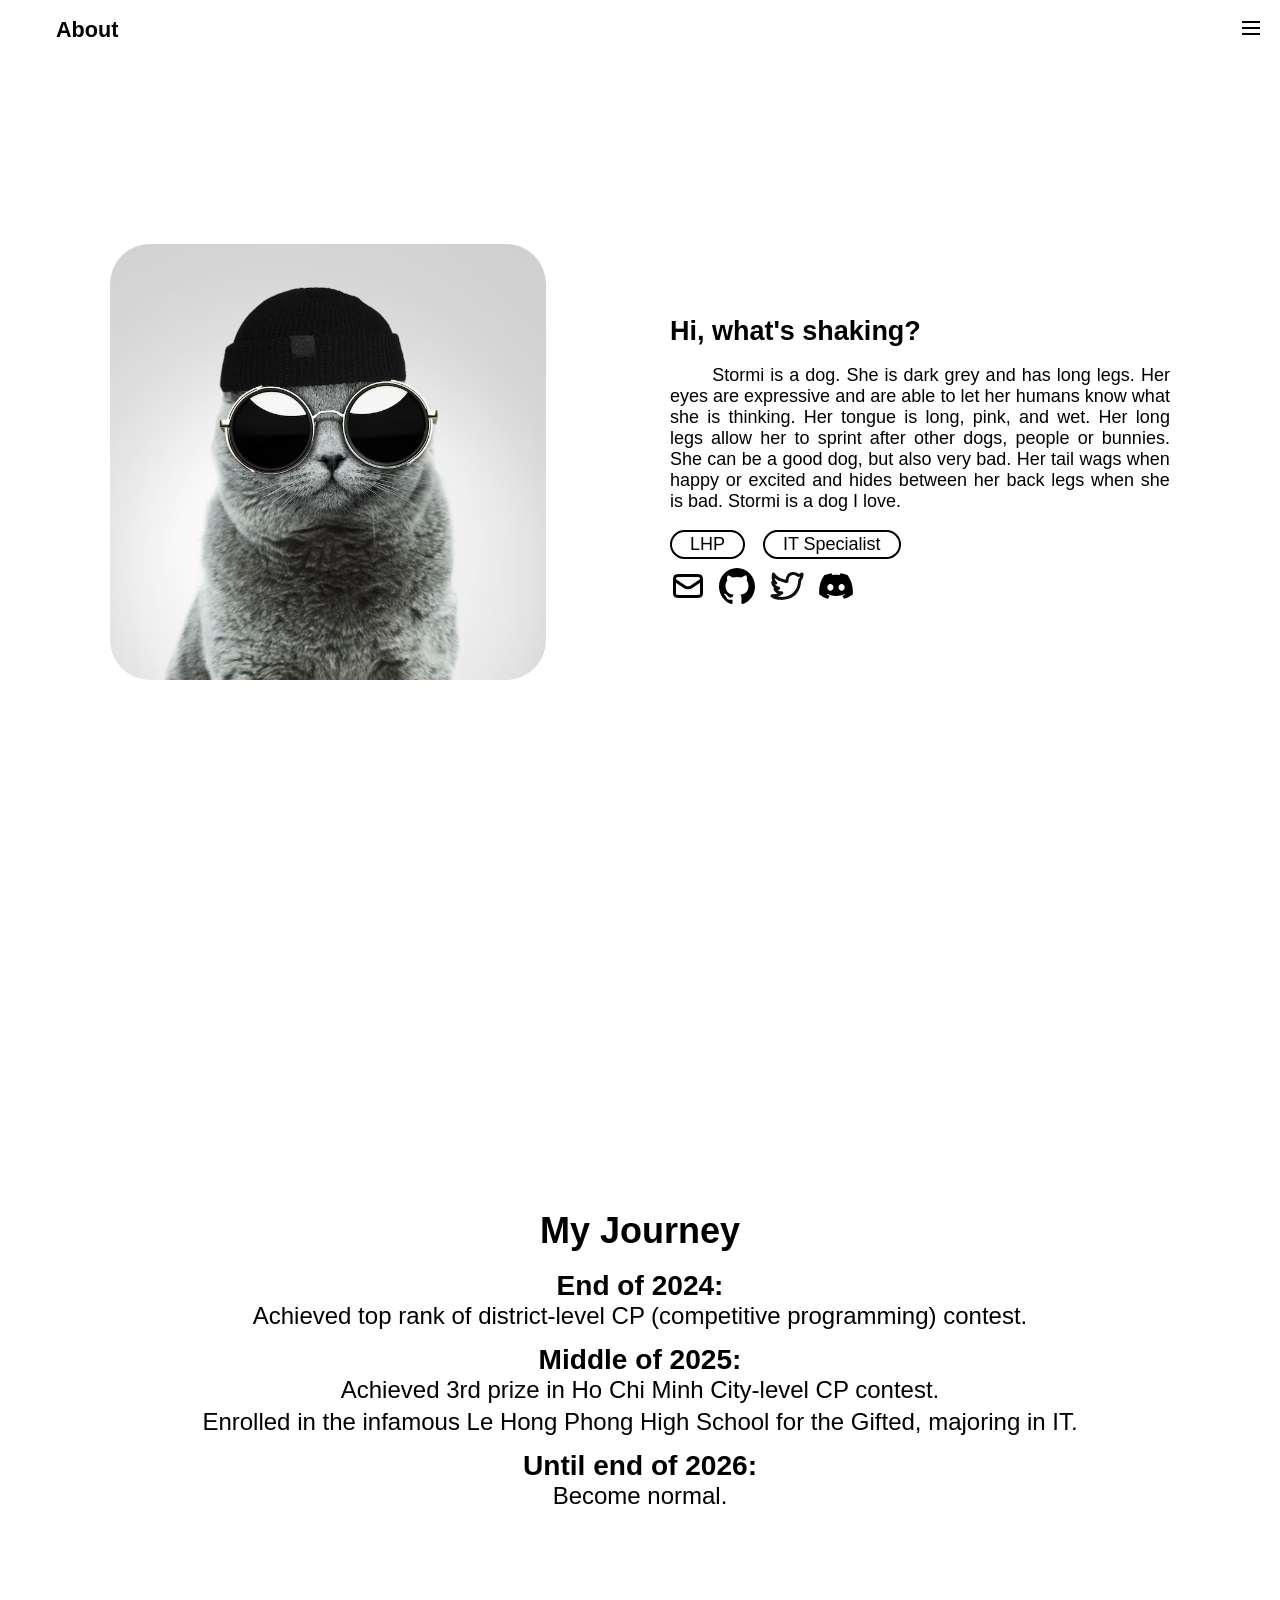
<file: about.html>
<!DOCTYPE html>
<html lang="en">
    <head>
        <title>cttm</title>

        <link rel="stylesheet" href="css/general.css">
        <link rel="stylesheet" href="css/header.css">
        <link rel="stylesheet" href="css/body.css">

        <meta name="viewport" content="width=device-width, initial-scale=1.0">
    </head>

    <body>
        <!-- TODO: Script -->
        <script src="script.js"></script>

        <!-- Navigation bar -->
        <div class="on_top">

            <!-- Top Left -->
            <div class="page_current">
                <p class="page active">About</p>
                <p class="page">Projects</p>

                <div class="page_underline"></div>
            </div>

            <!-- TODO: Top Right-->
            <div class="menu">
                <div class="burger_menu">
                    <div class="bar_1"></div>
                    <div class="bar_2"></div>
                    <div class="bar_3"></div>
                </div>

                <div class="menu_content">
                    <p>About</p>
                    <p>Projects</p>
                </div>
            </div>
        </div>

        <!-- Page Content -->
        <section class="page_about">
            <!-- Profile Picture -->
            <img class="profile_picture" src="assets/icon/profile.jpg" alt="image">

            <!-- Introduce -->
            <div class="introduce">
                <div class="info">
                    <h1 class="greet">Hi, what's shaking?</h1>
                    <p class="content">&nbsp&nbsp&nbsp&nbsp&nbsp&nbsp
                        Stormi is a dog. She is dark grey and has long legs.
                        Her eyes are expressive and are able to let her humans know what she is thinking. 
                        Her tongue is long, pink, and wet. 
                        Her long legs allow her to sprint after other dogs, people or bunnies. 
                        She can be a good dog, but also very bad. 
                        Her tail wags when happy or excited and hides between her back legs when she is bad. 
                        Stormi is a dog I love.</p>
                </div>

                <!--  Tags -->
                <div class="title">
                    <p>LHP</p>
                    <p>IT Specialist</p>
                </div>

                <!-- Contact Link -->
                <div class="link">
                    <!-- Mail -->
                    <div class="image_box">
                        <img class="mail_closed" src="assets/icon/mail-close.svg" alt="mail">
                        <div class="text_to_copy">cattintruongminh@gmail.com</div>
                    </div>

                    <!-- Github -->
                    <a href="https://github.com/CatTin6025" target="_blanh">
                        <img class="github" src="assets/icon/github.svg" alt="gitHub">
                    </a>

                    <!-- Twitter -->
                    <a href="https://x.com/bacon6025" target="_blanh">
                        <img class="twitter" src="assets/icon/twitter.svg" alt="twitter">
                    </a>

                    <!-- Discord -->
                    <div class="image_box">
                        <img class="discord" src="assets/icon/discord.svg" alt="discord">
                        <div class="text_to_copy">cat.tao</cat></div>
                    </div>
                </div>
            </div>
        </section>

        <section class="page_journey">
            <h2 class="subtitle">My Journey</h2>

            <article class="card card_1">
                <h3>End of 2024:</h3>
                <p>Achieved top rank of district-level CP (competitive programming) contest.</p>
            </article>
            <article class="card card_2">
                <h3>Middle of 2025:</h3>
                <p>Achieved 3rd prize in Ho Chi Minh City-level CP contest.</p>
                <p>Enrolled in the infamous Le Hong Phong High School for the Gifted, majoring in IT.</p>
            </article>
            <article class="card card_3">
                <h3>Until end of 2026:</h3>
                <p>Become normal.</p>
            </article>
        </section>


    </body>
</html>
</file>
<file: css/general.css>
html {
    font-family: 'Gill Sans', 'Gill Sans MT', Calibri, 'Trebuchet MS', sans-serif;
    font-size: 18px;
    transition: 0.4s;
}

* {
    margin: 0;
    padding: 0;
    box-sizing: border-box;
}

html,
body {
    height: 100%;
    scroll-snap-type: y mandatory; 
    scroll-behavior: smooth;
}

section {
    height: 100vh;
    justify-content: center;
    align-items: center;
    scroll-snap-align: start;
    padding: 2rem 1rem;
}

section.page_about {
    place-items: center;
}

section.page_journey {
    width: 100%;
    display: flex;
    flex-direction: column;
    text-align: center;
}
</file>
<file: css/header.css>
.on_top {
    position: fixed;
    top: 0;
    left: 0;
    width: 100%;
    box-sizing: border-box;
    z-index: 9999;
    background-color: white;

    justify-content: space-between; 
    align-items: center; 
    padding: 15px 20px; 
    height: 60px; 
    display: flex; 
    font-weight: bold;

    user-select: none;
}

.page_current {
    font-size: 1.2rem;
    place-items: center;
    position: relative;
    pointer-events: none;
    margin-left: 2rem;
}

@media (max-width: 768px) {
    .page_current {
        margin-left: 0;
    }
}

.page_current .page:not(.active) {
    display: none;
}

.menu {
    cursor: pointer;
}

.bar_1,
.bar_2,
.bar_3 {
    border: none;
    height: 2px;
    width: 1rem;
    margin-bottom: 4px;
    background-color: black;
}

.menu_content {
    display: none;
}
</file>
<file: css/body.css>
section {
    padding-top: 60px;
}

/** PAGE 1 **/

.page_about {
    display: flex;
}

.page_about .profile_picture {
    width: 35%;
    height: auto;
    border-radius: 40px;
    user-select: none;
}

.page_about .introduce {
    margin-left: 10%;
}

.info {
    max-width: 500px;
    width: 100%;
}

.info .greet {
    margin-bottom: 1rem;
}

.info .content {
    text-align: justify;
}

.title {
    display: flex;
}

.title * {
    border: 2px solid #000;
    border-radius: 20px;
    margin: 1rem 1rem 0.5rem 0;
    padding: 2px 1rem;

    user-select: none;
}

.page_about .link img {
    height: 2rem;
    width: auto;
    cursor: pointer;

    user-select: none;
}

.page_about .link {
    display: flex;
    align-items: center;
    gap: 0.75rem;
}

.image_box {
    position: relative;
    display: inline_block;
}

.image_box .text_to_copy {
    display: none;
    position: absolute;
    cursor: text;

    bottom: -1rem;
    left: 10px;
    background: rgba(0, 0, 0, 0.7);
    color: white;
    padding: 5px;
}

.image_box:hover .text_to_copy {
    display: block;
}

@media (max-width: 768px) {
    .page_about {
        flex-direction: column; /* Chuyển thành xếp dọc trên điện thoại */
        align-items: center;
    }

    .page_about .profile_picture {
        width: 70%;            /* Trên điện thoại cho ảnh to hơn chút cho dễ nhìn */
        max-width: 280px;      /* Không cho vượt quá 280px */
        margin-bottom: 1.5rem;
    }

    .page_about .introduce {
        margin-left: 0;        /* Bỏ margin-left 10% trên di động để chữ cân giữa */
    }
}

/** PAGE 2 **/

.page_journey {
    font-size: 24px;
}

.subtitle {
    margin-bottom: 0.5rem;
}

.card p {
    margin-bottom: 0.25rem;
}

.card h3 {
    margin-top: 0.5rem;
}

@media (max-width: 768px) {
    .page_journey {
        font-size: inherit;
    }
}
</file>
